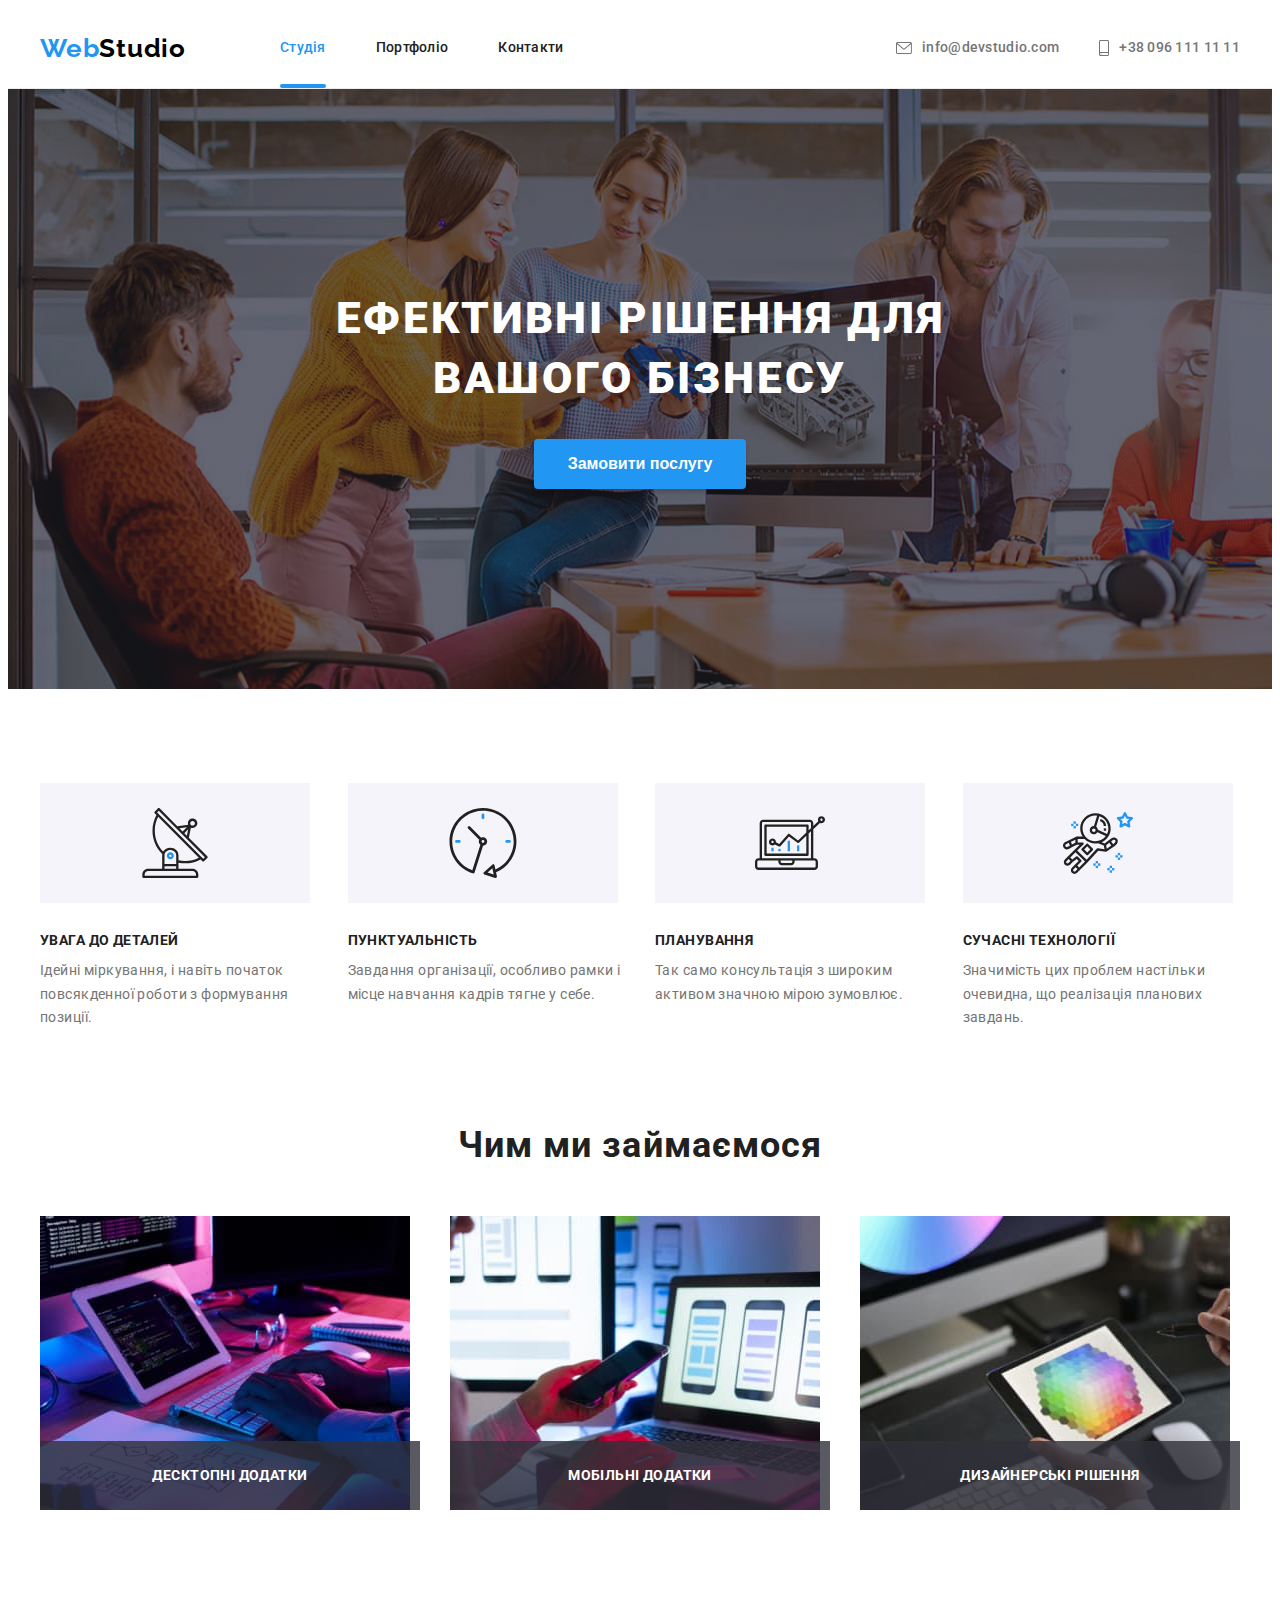
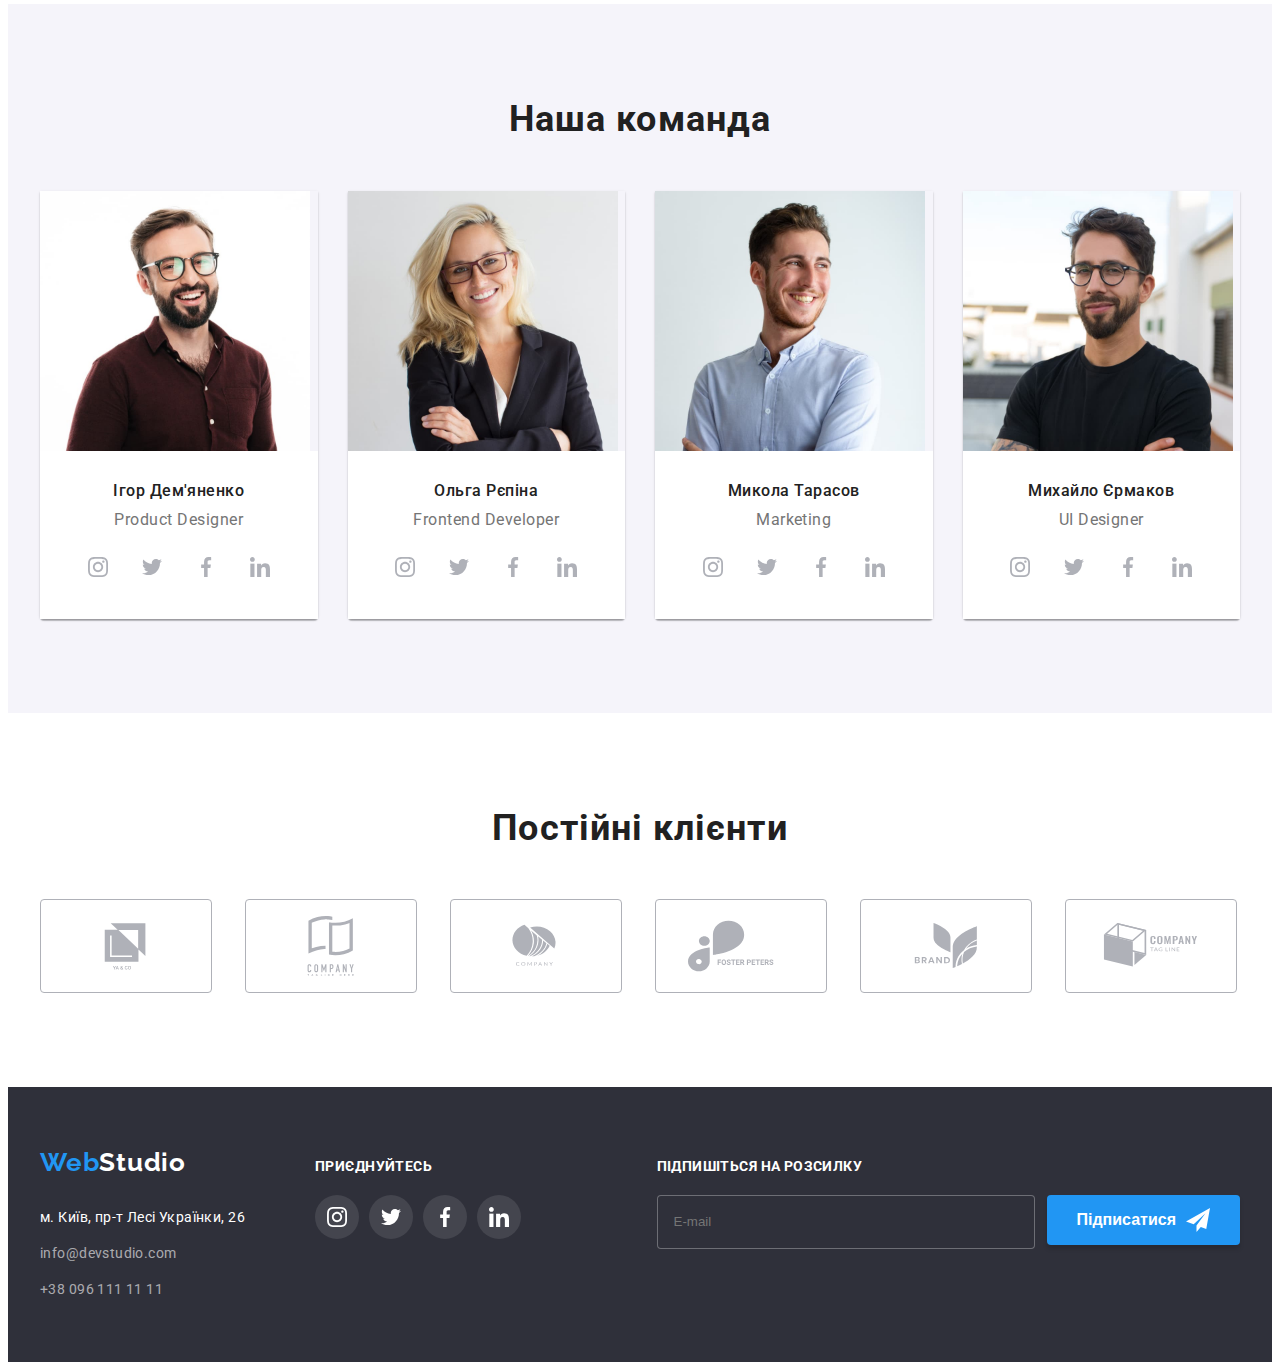
<file: index.html>
<!DOCTYPE html>
<html lang="uk">
  <head>
    <meta charset="UTF-8" />
    <meta http-equiv="X-UA-Compatible" content="IE=edge" />
    <meta name="viewport" content="width=device-width, initial-scale=1.0" />
    <title>WebStudio</title>
    <link
      rel="stylesheet"
      href="https://cdnjs.cloudflare.com/ajax/libs/modern-normalize/1.1.0/modern-normalize.min.css"
      integrity="sha512-wpPYUAdjBVSE4KJnH1VR1HeZfpl1ub8YT/NKx4PuQ5NmX2tKuGu6U/JRp5y+Y8XG2tV+wKQpNHVUX03MfMFn9Q=="
      crossorigin="anonymous"
      referrerpolicy="no-referrer"
    />
    <link rel="preconnect" href="https://fonts.googleapis.com" />
    <link rel="preconnect" href="https://fonts.gstatic.com" crossorigin />
    <link
      href="https://fonts.googleapis.com/css2?family=Raleway:wght@700&family=Roboto:wght@400;500;700;900&display=swap"
      rel="stylesheet"
    />
    <link rel="stylesheet" href="./css/style.css" />
  </head>
  <body>
    <header class="header">
      <div class="container header-container">
        <nav class="navigation">
          <a class="logo-header logo link" href="./index.html"
            ><span>Web</span>Studio</a
          >
          <ul class="nav-list list">
            <li class="nav-list-item">
              <a class="nav-list-link link active-page" href="./index.html"
                >Студія</a
              >
            </li>
            <li class="nav-list-item">
              <a class="nav-list-link link" href="./portfolio.html"
                >Портфоліо</a
              >
            </li>
            <li class="nav-list-item">
              <a class="nav-list-link link" href="">Контакти</a>
            </li>
          </ul>
        </nav>
        <ul class="header-contacts-list list">
          <li class="header-contscts-item list">
            <a
              class="mail header-contacts-link link"
              href="mailto:info@devstudio.com"
            >
              <svg class="header-contacts-icon" height="12" width="16">
                <use href="./images/icons.svg#icon-email"></use>
              </svg>
              info@devstudio.com
            </a>
          </li>
          <li class="header-contscts-item list">
            <a class="phone header-contacts-link link" href="tel:+380961111111">
              <svg class="header-contacts-icon" height="16" width="10">
                <use href="./images/icons.svg#icon-phone"></use>
              </svg>
              +38 096 111 11 11</a
            >
          </li>
        </ul>
      </div>
    </header>

    <main>
      <section class="hero">
        <div class="container">
          <h1 class="main-title">Ефективні рішення для вашого бізнесу</h1>
          <button class="primary-btn hero-btn" type="button" data-modal-open>Замовити послугу</button>
        </div>
      </section>

      <section class="section prop">
        <div class="container">
          <h2 hidden>Переваги</h2>
          <ul class="prop-list list">
            <li class="prop-list-item">
              <div class="prop-icon-wrap">
                <svg class="prop-icon">
                  <use href="./images/icons.svg#icon-antenna"></use>
                </svg>
              </div>
              <h3 class="prop-title">УВАГА ДО ДЕТАЛЕЙ</h3>
              <p class="prop-description">
                Ідейні міркування, і навіть початок повсякденної роботи з
                формування позиції.
              </p>
            </li>
            <li class="prop-list-item">
              <div class="prop-icon-wrap">
                <svg class="prop-icon">
                  <use href="./images/icons.svg#icon-clock"></use>
                </svg>
              </div>
              <h3 class="prop-title">ПУНКТУАЛЬНІСТЬ</h3>
              <p class="prop-description">
                Завдання організації, особливо рамки і місце навчання кадрів
                тягне у себе.
              </p>
            </li>
            <li class="prop-list-item">
              <div class="prop-icon-wrap">
                <svg class="prop-icon">
                  <use href="./images/icons.svg#icon-diagram"></use>
                </svg>
              </div>
              <h3 class="prop-title">ПЛАНУВАННЯ</h3>
              <p class="prop-description">
                Так само консультація з широким активом значною мірою зумовлює.
              </p>
            </li>
            <li class="prop-list-item">
              <div class="prop-icon-wrap">
                <svg class="prop-icon">
                  <use href="./images/icons.svg#icon-astronaut"></use>
                </svg>
              </div>
              <h3 class="prop-title">СУЧАСНІ ТЕХНОЛОГІЇ</h3>
              <p class="prop-description">
                Значимість цих проблем настільки очевидна, що реалізація
                планових завдань.
              </p>
            </li>
          </ul>
        </div>
      </section>

      <section class="section about">
        <div class="container section-container">
          <h2 class="second-title">Чим ми займаємося</h2>
          <ul class="about-list list">
            <li class="about-list-item">
              <div class="about-wrapper">
                <img
                  src="./images/do1.jpg"
                  alt="Десктопні додатки"
                  width="370"
                />
                <div class="about-title-wrapper">Десктопні додатки</div>
              </div>
            </li>
            <li class="about-list-item">
              <div class="about-wrapper">
                <img
                  src="./images/do2.jpg"
                  alt="Мобільні додатки"
                  width="370"
                />
                <div class="about-title-wrapper">Мобільні додатки</div>
              </div>
            </li>
            <li class="about-list-item">
              <div class="about-wrapper">
                <img
                  src="./images/do3.jpg"
                  alt="Дизайнерські рішення"
                  width="370"
                />
                <div class="about-title-wrapper">Дизайнерські рішення</div>
              </div>
            </li>
          </ul>
        </div>
      </section>

      <section class="section team">
        <div class="container section-container">
          <h2 class="second-title">Наша команда</h2>
          <ul class="team-list list">
            <li class="team-list-item">
              <img src="./images/team1.jpg" alt="Ігор Дем'яненко" width="270" />
              <div class="team-content-wrapper">
                <h3 class="team-title title">Ігор Дем'яненко</h3>
                <p class="team-description">Product Designer</p>
                <ul class="social-icon-list list">
                  <li class="social-icon-item">
                    <a
                      class="social-icon-link instagram-icon-link link"
                      href=""
                    >
                      <svg class="social-icon instagram-icon">
                        <use href="./images/icons.svg#icon-instagram"></use>
                      </svg>
                    </a>
                  </li>
                  <li class="social-icon-item">
                    <a class="social-icon-link twitter-icon-link link" href="">
                      <svg class="social-icon twitter-icon">
                        <use href="./images/icons.svg#icon-twitter"></use>
                      </svg>
                    </a>
                  </li>
                  <li class="social-icon-item">
                    <a class="social-icon-link facebook-icon-link link" href="">
                      <svg class="social-icon facebook-icon">
                        <use href="./images/icons.svg#icon-facebook"></use>
                      </svg>
                    </a>
                  </li>
                  <li class="social-icon-item">
                    <a class="social-icon-link linkedin-icon-link link" href="">
                      <svg class="social-icon linkedin-icon">
                        <use href="./images/icons.svg#icon-linkedin"></use>
                      </svg>
                    </a>
                  </li>
                </ul>
              </div>
            </li>
            <li class="team-list-item">
              <img src="./images/team2.jpg" alt="Ольга Рєпіна" width="270" />
              <div class="team-content-wrapper">
                <h3 class="team-title title">Ольга Рєпіна</h3>
                <p class="team-description">Frontend Developer</p>
                <ul class="social-icon-list list">
                  <li class="social-icon-item">
                    <a
                      class="social-icon-link instagram-icon-link link"
                      href=""
                    >
                      <svg class="social-icon instagram-icon">
                        <use href="./images/icons.svg#icon-instagram"></use>
                      </svg>
                    </a>
                  </li>
                  <li class="social-icon-item">
                    <a class="social-icon-link twitter-icon-link link" href="">
                      <svg class="social-icon twitter-icon">
                        <use href="./images/icons.svg#icon-twitter"></use>
                      </svg>
                    </a>
                  </li>
                  <li class="social-icon-item">
                    <a class="social-icon-link facebook-icon-link link" href="">
                      <svg class="social-icon facebook-icon">
                        <use href="./images/icons.svg#icon-facebook"></use>
                      </svg>
                    </a>
                  </li>
                  <li class="social-icon-item">
                    <a class="social-icon-link linkedin-icon-link link" href="">
                      <svg class="social-icon linkedin-icon">
                        <use href="./images/icons.svg#icon-linkedin"></use>
                      </svg>
                    </a>
                  </li>
                </ul>
              </div>
            </li>
            <li class="team-list-item">
              <img src="./images/team3.jpg" alt="Микола Тарасов" width="270" />
              <div class="team-content-wrapper">
                <h3 class="team-title title">Микола Тарасов</h3>
                <p class="team-description">Marketing</p>
                <ul class="social-icon-list list">
                  <li class="social-icon-item">
                    <a
                      class="social-icon-link instagram-icon-link link"
                      href=""
                    >
                      <svg class="social-icon instagram-icon">
                        <use href="./images/icons.svg#icon-instagram"></use>
                      </svg>
                    </a>
                  </li>
                  <li class="social-icon-item">
                    <a class="social-icon-link twitter-icon-link link" href="">
                      <svg class="social-icon twitter-icon">
                        <use href="./images/icons.svg#icon-twitter"></use>
                      </svg>
                    </a>
                  </li>
                  <li class="social-icon-item">
                    <a class="social-icon-link facebook-icon-link link" href="">
                      <svg class="social-icon facebook-icon">
                        <use href="./images/icons.svg#icon-facebook"></use>
                      </svg>
                    </a>
                  </li>
                  <li class="social-icon-item">
                    <a class="social-icon-link linkedin-icon-link link" href="">
                      <svg class="social-icon linkedin-icon">
                        <use href="./images/icons.svg#icon-linkedin"></use>
                      </svg>
                    </a>
                  </li>
                </ul>
              </div>
            </li>
            <li class="team-list-item">
              <img src="./images/team4.jpg" alt="Михайло Єрмаков" width="270" />
              <div class="team-content-wrapper">
                <h3 class="team-title title">Михайло Єрмаков</h3>
                <p class="team-description">UI Designer</p>
                <ul class="social-icon-list list">
                  <li class="social-icon-item">
                    <a
                      class="social-icon-link instagram-icon-link link"
                      href=""
                    >
                      <svg class="social-icon instagram-icon">
                        <use href="./images/icons.svg#icon-instagram"></use>
                      </svg>
                    </a>
                  </li>
                  <li class="social-icon-item">
                    <a class="social-icon-link twitter-icon-link link" href="">
                      <svg class="social-icon twitter-icon">
                        <use href="./images/icons.svg#icon-twitter"></use>
                      </svg>
                    </a>
                  </li>
                  <li class="social-icon-item">
                    <a class="social-icon-link facebook-icon-link link" href="">
                      <svg class="social-icon facebook-icon">
                        <use href="./images/icons.svg#icon-facebook"></use>
                      </svg>
                    </a>
                  </li>
                  <li class="social-icon-item">
                    <a class="social-icon-link linkedin-icon-link link" href="">
                      <svg class="social-icon linkedin-icon">
                        <use href="./images/icons.svg#icon-linkedin"></use>
                      </svg>
                    </a>
                  </li>
                </ul>
              </div>
            </li>
          </ul>
        </div>
      </section>

      <section class="section clients">
        <div class="container">
          <h2 class="second-title">Постійні клієнти</h2>
          <ul class="clients-list list">
            <li class="clients-list-item">
              <a href="" class="clients-list-link link">
                <svg class="clients-icon">
                  <use href="./images/icons.svg#icon-client1"></use>
                </svg>
              </a>
            </li>
            <li class="clients-list-item">
              <a href="" class="clients-list-link link">
                <svg class="clients-icon">
                  <use href="./images/icons.svg#icon-client2"></use>
                </svg>
              </a>
            </li>
            <li class="clients-list-item">
              <a href="" class="clients-list-link link">
                <svg class="clients-icon">
                  <use href="./images/icons.svg#icon-client3"></use>
                </svg>
              </a>
            </li>
            <li class="clients-list-item">
              <a href="" class="clients-list-link link">
                <svg class="clients-icon">
                  <use href="./images/icons.svg#icon-client4"></use>
                </svg>
              </a>
            </li>
            <li class="clients-list-item">
              <a href="" class="clients-list-link link">
                <svg class="clients-icon">
                  <use href="./images/icons.svg#icon-client5"></use>
                </svg>
              </a>
            </li>
            <li class="clients-list-item">
              <a href="" class="clients-list-link link">
                <svg class="clients-icon">
                  <use href="./images/icons.svg#icon-client6"></use>
                </svg>
              </a>
            </li>
          </ul>
        </div>
      </section>
    </main>

    <footer class="footer">
      <div class="container footer-container">
        <div class="contacts-footer">
          <a class="logo-footer logo link" href="./index.html"
            ><span>Web</span>Studio</a
          >
          <address class="address">
            м. Київ, пр-т Лесі Українки, 26
            <a
              class="footer-contacts-link link"
              href="mailto:info@devstudio.com"
              >info@devstudio.com</a
            >
            <a class="footer-contacts-link link" href="tel:+380961111111"
              >+38 096 111 11 11</a
            >
          </address>
        </div>
        <div class="social-footer">
          <p class="social-footer-title">приєднуйтесь</p>
          <ul class="social-footer-list list">
            <li class="social-footer-item social-icon-item">
              <a class="social-footer-link social-icon-link link" href="">
                <svg class="social-footer-icon instagram-icon">
                  <use href="./images/icons.svg#icon-instagram"></use>
                </svg>
              </a>
            </li>
            <li class="social-footer-item social-icon-item">
              <a class="social-footer-link social-icon-link link" href="">
                <svg class="social-footer-icon twitter-icon">
                  <use href="./images/icons.svg#icon-twitter"></use>
                </svg>
              </a>
            </li>
            <li class="social-footer-item social-icon-item">
              <a class="social-footer-link social-icon-link link" href="">
                <svg class="social-footer-icon facebook-icon">
                  <use href="./images/icons.svg#icon-facebook"></use>
                </svg>
              </a>
            </li>
            <li class="social-footer-item social-icon-item">
              <a class="social-footer-link social-icon-link link" href="">
                <svg class="social-footer-icon linkedin-icon">
                  <use href="./images/icons.svg#icon-linkedin"></use>
                </svg>
              </a>
            </li>
          </ul>
        </div>
        <form class="join">
          <p class="join-title">Підпишіться на розсилку</p>
          <div class="join-thumb">
            <input type="email" name="email" class="join-input" placeholder="E-mail" required/>    
            <button type="submit" class="primary-btn join-btn">
              Підписатися
              <svg class="send-icon">
                <use href="./images/icons.svg#icon-send" width="24" height="24"></use>
              </svg>
            </button>
          </div>
        </form>
      </div>
    </footer>

    <div class="backdrop is-hidden" data-modal>
      <div class="modal">
        <button type="button" class="modal-close-btn" data-modal-close>
          <svg class="close-icon" width="11" height="11">
            <use href="./images/icons.svg#icon-close"></use>
          </svg>
        </button>

        <form class="person-form">
          <p class="person-form-title">Залиште свої дані, ми вам передзвонимо</p>
          
          <label for="form-name" class="person-form-label"><span class="person-label-text">Ім'я</span></label>
            <div class="person-form-input-wrapper">
              <input type="text" name="name" class="person-form-input" id="form-name" required>
              <svg class="form-input-icon" width="13" height="13">
                <use href="./images/icons.svg#icon-person"></use>
              </svg>          
            </div>       
         
          <label for="form-phone"><span class="person-label-text">Телефон</span></label>
          <div class="person-form-input-wrapper">
            <input type="tel" name="phone" class="person-form-input" id="form-phone" required>
            <svg class="form-input-icon" width="14" height="14">
              <use href="./images/icons.svg#icon-phone_form"></use>
            </svg>
          </div>  
          
          <label for="form-email"><span class="person-label-text">Пошта</span></label>           
            <div class="person-form-input-wrapper">
              <input type="email" name="email" class="person-form-input" id="form-email" required>
              <svg class="form-input-icon" width="16" height="15">
                <use href="./images/icons.svg#icon-email-form"></use>
              </svg>
            </div> 
          
          <label for="form-message"><span class="person-label-text">Коментар</span></label>           
          <textarea 
            name="message" 
            placeholder="Введіть текст" 
            class="person-form-message" 
            id="form-message"
          >
          </textarea>
          
          <div class="person-checkbox-wrapper">
            <input type="checkbox" name="accept" id="person-checkbox" class="person-form-checkbox visual-hidden" required>
            <label class="person-checkbox-label" for="person-checkbox">
              <span class="person-checkbox-label-text">
                Погоджуюся з розсилкою та приймаю  <a href="">Умови договору</a>
              </span>
            </label>
          </div>         
          <button type="submit" class="primary-btn person-form-btn">Відправити</button>
        </form>

      </div>
    </div>

    <script src="./js/modal.js"></script>

  </body>
</html>
</file>
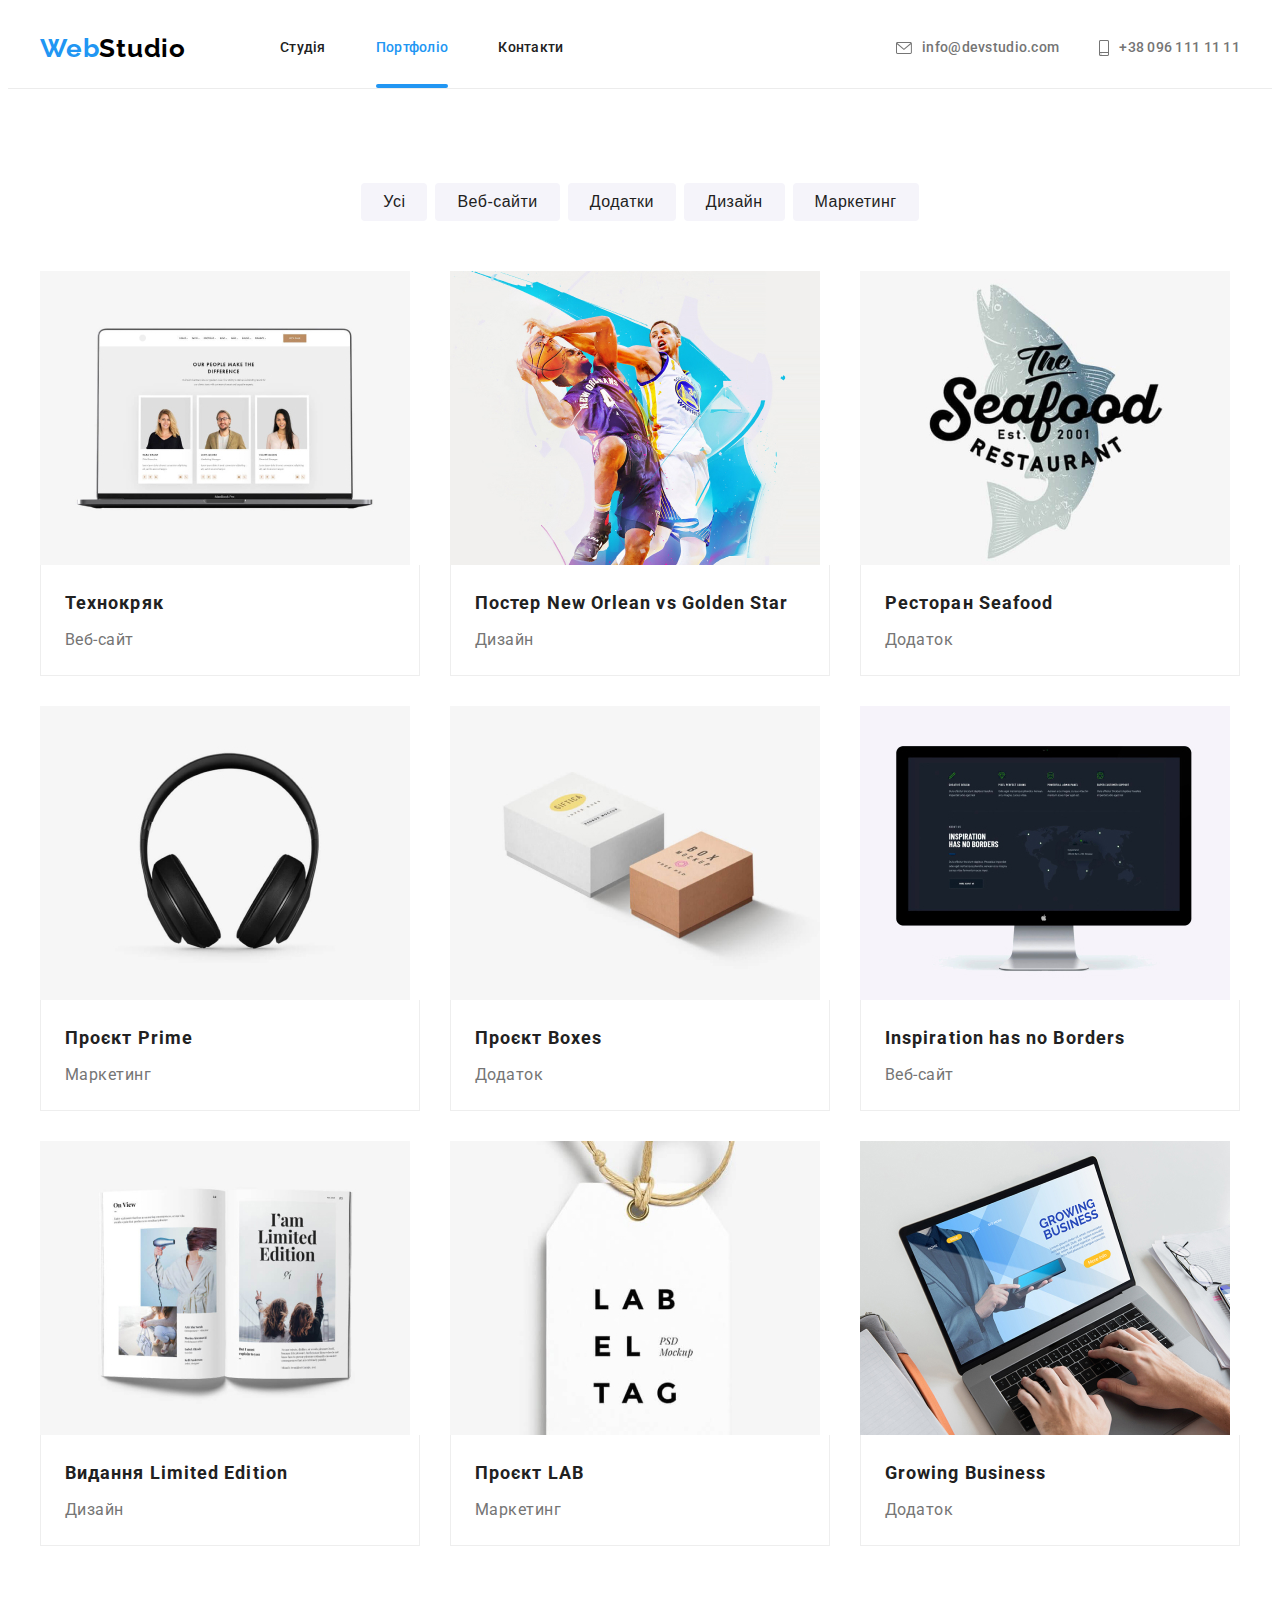
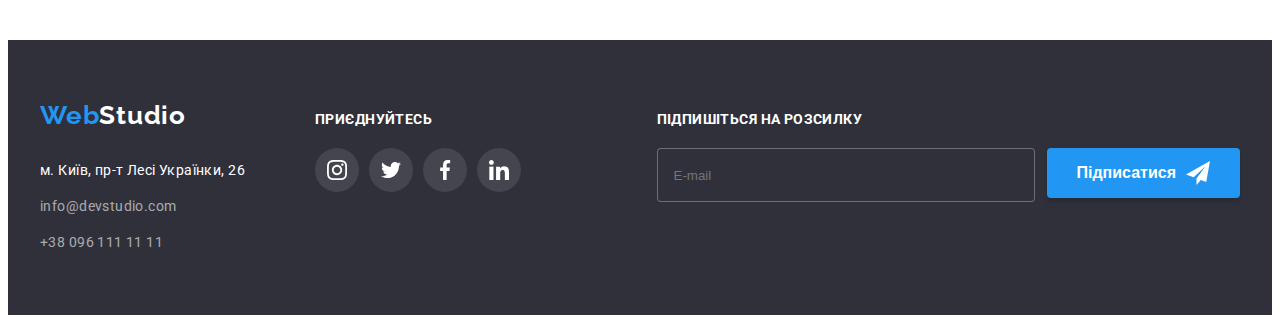
<file: portfolio.html>
<!DOCTYPE html>
<html lang="uk">
  <head>
    <meta charset="UTF-8" />
    <meta http-equiv="X-UA-Compatible" content="IE=edge" />
    <meta name="viewport" content="width=device-width, initial-scale=1.0" />
    <title>WebStudio</title>
    <link
      rel="stylesheet"
      href="https://cdnjs.cloudflare.com/ajax/libs/modern-normalize/1.1.0/modern-normalize.min.css"
      integrity="sha512-wpPYUAdjBVSE4KJnH1VR1HeZfpl1ub8YT/NKx4PuQ5NmX2tKuGu6U/JRp5y+Y8XG2tV+wKQpNHVUX03MfMFn9Q=="
      crossorigin="anonymous"
      referrerpolicy="no-referrer"
    />
    <link rel="preconnect" href="https://fonts.googleapis.com" />
    <link rel="preconnect" href="https://fonts.gstatic.com" crossorigin />
    <link
      href="https://fonts.googleapis.com/css2?family=Raleway:wght@700&family=Roboto:wght@400;500;700;900&display=swap"
      rel="stylesheet"
    />
    <link rel="stylesheet" href="./css/style.css" />
  </head>
  <body>
    <header class="header">
      <div class="container header-container">
        <nav class="navigation">
          <a class="logo-header logo link" href="./index.html"
            ><span>Web</span>Studio</a
          >
          <ul class="nav-list list">
            <li class="nav-list-item">
              <a class="nav-list-link link" href="./index.html">Студія</a>
            </li>
            <li class="nav-list-item">
              <a class="nav-list-link link active-page" href="./portfolio.html"
                >Портфоліо</a
              >
            </li>
            <li class="nav-list-item">
              <a class="nav-list-link link" href="">Контакти</a>
            </li>
          </ul>
        </nav>
        <ul class="header-contacts-list list">
          <li class="header-contscts-item list">
            <a
              class="mail header-contacts-link link"
              href="mailto:info@devstudio.com"
            >
              <svg class="header-contacts-icon" height="12" width="16">
                <use
                  class="contacts-icon"
                  href="./images/icons.svg#icon-email"
                ></use>
              </svg>
              info@devstudio.com
            </a>
          </li>
          <li class="header-contscts-item list">
            <a class="phone header-contacts-link link" href="tel:+380961111111">
              <svg class="header-contacts-icon" height="16" width="10">
                <use
                  class="contacts-icon"
                  href="./images/icons.svg#icon-phone"
                ></use>
              </svg>
              +38 096 111 11 11</a
            >
          </li>
        </ul>
      </div>
    </header>

    <main class="portfolio">
      <section class="section">
        <div class="container">
          <h1 hidden>Портфоліо</h1>
          <h2 hidden>Портфоліо за типами</h2>

          <ul class="filters-list list">
            <li class="filters-list-item">
              <button class="filter-btn" type="button">Усі</button>
            </li>
            <li class="filters-list-item">
              <button class="filter-btn" type="button">Веб-сайти</button>
            </li>
            <li class="filters-list-item">
              <button class="filter-btn" type="button">Додатки</button>
            </li>
            <li class="filters-list-item">
              <button class="filter-btn" type="button">Дизайн</button>
            </li>
            <li class="filters-list-item">
              <button class="filter-btn" type="button">Маркетинг</button>
            </li>
          </ul>

          <ul class="portfolio-list list">
            <li class="portfolio-item">
              <a class="portfolio-link link" href="">
                <div class="portfolio-thumb">
                  <img
                    src="./images/portfolio1.jpg"
                    alt="Технокряк"
                    width="370"
                  />
                  <div class="portfolio-overlay">
                    Ресурс пропонує комплексні пропозиції з різним рівнем
                    функціоналу та сервісів. Все це дозволить відвідувачу
                    отримати вичерпні відомості про компанію чи приватну особу.
                  </div>
                </div>
                <div class="portfolio-content-wrapper">
                  <h3 class="portfolio-title">Технокряк</h3>
                  <p class="portfolio-type">Веб-сайт</p>
                </div>
              </a>
            </li>
            <li class="portfolio-item">
              <a class="portfolio-link link" href="">
                <div class="portfolio-thumb">
                  <img
                    src="./images/portfolio2.jpg"
                    alt="Постер New Orlean vs Golden Star"
                    width="370"
                  />
                  <div class="portfolio-overlay">
                    Ресурс пропонує комплексні пропозиції з різним рівнем
                    функціоналу та сервісів. Все це дозволить відвідувачу
                    отримати вичерпні відомості про компанію чи приватну особу.
                  </div>
                </div>
                <div class="portfolio-content-wrapper">
                  <h3 class="portfolio-title">
                    Постер New Orlean vs Golden Star
                  </h3>
                  <p class="portfolio-type">Дизайн</p>
                </div>
              </a>
            </li>
            <li class="portfolio-item">
              <a class="portfolio-link link" href="">
                <div class="portfolio-thumb">
                  <img
                    src="./images/portfolio3.jpg"
                    alt="Ресторан Seafood"
                    width="370"
                  />
                  <div class="portfolio-overlay">
                    Ресурс пропонує комплексні пропозиції з різним рівнем
                    функціоналу та сервісів. Все це дозволить відвідувачу
                    отримати вичерпні відомості про компанію чи приватну особу.
                  </div>
                </div>
                <div class="portfolio-content-wrapper">
                  <h3 class="portfolio-title">Ресторан Seafood</h3>
                  <p class="portfolio-type">Додаток</p>
                </div>
              </a>
            </li>
            <li class="portfolio-item">
              <a class="portfolio-link link" href="">
                <div class="portfolio-thumb">
                  <img
                    src="./images/portfolio4.jpg"
                    alt="Проєкт Prime"
                    width="370"
                  />
                  <div class="portfolio-overlay">
                    Ресурс пропонує комплексні пропозиції з різним рівнем
                    функціоналу та сервісів. Все це дозволить відвідувачу
                    отримати вичерпні відомості про компанію чи приватну особу.
                  </div>
                </div>
                <div class="portfolio-content-wrapper">
                  <h3 class="portfolio-title">Проєкт Prime</h3>
                  <p class="portfolio-type">Маркетинг</p>
                </div>
              </a>
            </li>
            <li class="portfolio-item">
              <a class="portfolio-link link" href="">
                <div class="portfolio-thumb">
                  <img
                    src="./images/portfolio5.jpg"
                    alt="Проєкт Boxes"
                    width="370"
                  />
                  <div class="portfolio-overlay">
                    Ресурс пропонує комплексні пропозиції з різним рівнем
                    функціоналу та сервісів. Все це дозволить відвідувачу
                    отримати вичерпні відомості про компанію чи приватну особу.
                  </div>
                </div>
                <div class="portfolio-content-wrapper">
                  <h3 class="portfolio-title">Проєкт Boxes</h3>
                  <p class="portfolio-type">Додаток</p>
                </div>
              </a>
            </li>
            <li class="portfolio-item">
              <a class="portfolio-link link" href="">
                <div class="portfolio-thumb">
                  <img
                    src="./images/portfolio6.jpg"
                    alt="Inspiration has no Borders"
                    width="370"
                  />
                  <div class="portfolio-overlay">
                    Ресурс пропонує комплексні пропозиції з різним рівнем
                    функціоналу та сервісів. Все це дозволить відвідувачу
                    отримати вичерпні відомості про компанію чи приватну особу.
                  </div>
                </div>
                <div class="portfolio-content-wrapper">
                  <h3 class="portfolio-title">Inspiration has no Borders</h3>
                  <p class="portfolio-type">Веб-сайт</p>
                </div>
              </a>
            </li>
            <li class="portfolio-item">
              <a class="portfolio-link link" href="">
                <div class="portfolio-thumb">
                  <img
                    src="./images/portfolio7.jpg"
                    alt="Видання Limited Edition"
                    width="370"
                  />
                  <div class="portfolio-overlay">
                    Ресурс пропонує комплексні пропозиції з різним рівнем
                    функціоналу та сервісів. Все це дозволить відвідувачу
                    отримати вичерпні відомості про компанію чи приватну особу.
                  </div>
                </div>
                <div class="portfolio-content-wrapper">
                  <h3 class="portfolio-title">Видання Limited Edition</h3>
                  <p class="portfolio-type">Дизайн</p>
                </div>
              </a>
            </li>
            <li class="portfolio-item">
              <a class="portfolio-link link" href="">
                <div class="portfolio-thumb">
                  <img
                    src="./images/portfolio8.jpg"
                    alt="Проєкт LAB"
                    width="370"
                  />
                  <div class="portfolio-overlay">
                    Ресурс пропонує комплексні пропозиції з різним рівнем
                    функціоналу та сервісів. Все це дозволить відвідувачу
                    отримати вичерпні відомості про компанію чи приватну особу.
                  </div>
                </div>
                <div class="portfolio-content-wrapper">
                  <h3 class="portfolio-title">Проєкт LAB</h3>
                  <p class="portfolio-type">Маркетинг</p>
                </div>
              </a>
            </li>
            <li class="portfolio-item">
              <a class="portfolio-link link" href="">
                <div class="portfolio-thumb">
                  <img
                    src="./images/portfolio9.jpg"
                    alt="Growing Business"
                    width="370"
                  />
                  <div class="portfolio-overlay">
                    Ресурс пропонує комплексні пропозиції з різним рівнем
                    функціоналу та сервісів. Все це дозволить відвідувачу
                    отримати вичерпні відомості про компанію чи приватну особу.
                  </div>
                </div>
                <div class="portfolio-content-wrapper">
                  <h3 class="portfolio-title">Growing Business</h3>
                  <p class="portfolio-type">Додаток</p>
                </div>
              </a>
            </li>
          </ul>
        </div>
      </section>
    </main>

    <footer class="footer">
      <div class="container footer-container">
        <div class="contacts-footer">
          <a class="logo-footer logo link" href="./index.html"
            ><span>Web</span>Studio</a
          >
          <address class="address">
            м. Київ, пр-т Лесі Українки, 26
            <a
              class="footer-contacts-link link"
              href="mailto:info@devstudio.com"
              >info@devstudio.com</a
            >
            <a class="footer-contacts-link link" href="tel:+380961111111"
              >+38 096 111 11 11</a
            >
          </address>
        </div>
        <div class="social-footer">
          <h2 hidden>Приєднуйтесь в соц.мережах</h2>
          <h3 class="social-footer-title">приєднуйтесь</h3>
          <ul class="social-footer-list list">
            <li class="social-footer-item social-icon-item">
              <a class="social-footer-link social-icon-link link" href="">
                <svg class="social-footer-icon instagram-icon">
                  <use href="./images/icons.svg#icon-instagram"></use>
                </svg>
              </a>
            </li>
            <li class="social-footer-item social-icon-item">
              <a class="social-footer-link social-icon-link link" href="">
                <svg class="social-footer-icon twitter-icon">
                  <use href="./images/icons.svg#icon-twitter"></use>
                </svg>
              </a>
            </li>
            <li class="social-footer-item social-icon-item">
              <a class="social-footer-link social-icon-link link" href="">
                <svg class="social-footer-icon facebook-icon">
                  <use href="./images/icons.svg#icon-facebook"></use>
                </svg>
              </a>
            </li>
            <li class="social-footer-item social-icon-item">
              <a class="social-footer-link social-icon-link link" href="">
                <svg class="social-footer-icon linkedin-icon">
                  <use href="./images/icons.svg#icon-linkedin"></use>
                </svg>
              </a>
            </li>
          </ul>
        </div>
        <form class="join">
          <p class="join-title">Підпишіться на розсилку</p>
          <div class="join-thumb">
            <input type="email" name="email" class="join-input" placeholder="E-mail" required/>    
            <button type="submit" class="primary-btn join-btn">
              Підписатися
              <svg class="send-icon">
                <use href="./images/icons.svg#icon-send" width="24" height="24"></use>
              </svg>                      
            </button>
          </div>
        </form>
      </div>
    </footer>
  </body>
</html>
</file>
<file: css/style.css>
:root {
  --primary-font-family: "Roboto", sans-serif;
  --secondary-font-family: "Raleway", sans-serif;
  --primary-text-color: #757575;
  --secondary-text-color: #212121;
  --white-color: #ffffff;
  --primary-lite-color: #f5f4fa;
  --secondary-lite-color: #f5f5f5;
  --third-lite-color: rgba(255, 255, 255, 0.6);
  --primary-dark-color: #000000;
  --secondary-dark-color: #2f303a;
  --primary-decor-color: #2196f3;
  --secondary-decor-color: #188ce8;
  --primary-border-color: #ececec;
  --secondary-border-color: #eeeeee;
}

body {
  background-color: var(--white-color);
  font-family: var(--primary-font-family);
  color: var(--primary-text-color);
}

h1,
h2,
h3,
h4,
h5,
h6,
p {
  margin-top: 0;
  margin-bottom: 0;
}

ul,
ol {
  margin-top: 0;
  margin-bottom: 0;
  padding-left: 0;
}

img {
  display: block;
}

.link {
  text-decoration: none;
}

.list {
  list-style: none;
}

.section {
  padding-top: 94px;
  padding-bottom: 94px;
}

.container {
  width: 1200px;
  padding-left: 15px;
  padding-right: 15px;
  margin-left: auto;
  margin-right: auto;
}

.second-title {
  font-weight: 700;
  font-size: 36px;
  line-height: 1.17;
  letter-spacing: 0.03em;
  margin-bottom: 50px;
  text-align: center;
  color: var(--secondary-text-color);
}

.primary-btn {
  height: 50px;
  padding-left: 32px;
  padding-right: 32px;
  font-weight: 700;
  font-size: 16px;
  line-height: 1.88;
  cursor: pointer;
  border-color: transparent;
  border-radius: 4px;
  box-shadow: 0px 4px 4px rgba(0, 0, 0, 0.15);
  background-color: var(--primary-decor-color);
  color: var(--white-color);
  transition: background-color 250ms cubic-bezier(0.4, 0, 0.2, 1); 
}

.primary-btn:hover,
.primary-btn:focus {
  outline: none;
  background-color: var(--secondary-decor-color);
}

.header {
  border-bottom: 1px solid var(--primary-border-color);
}

.header-container {
  display: flex;
  align-items: center;
}

.logo {
  display: block;
  font-family: var(--secondary-font-family);
  font-weight: 700;
  font-size: 26px;
  line-height: 1.19;
  letter-spacing: 0.03em;
  color: var(--primary-dark-color);
}

.logo-header {
  margin-right: 94px;
}

.logo-footer {
  color: var(--white-color);
  margin-bottom: 28px;
}

.logo > span {
  color: var(--primary-decor-color);
}

.navigation {
  display: flex;
  align-items: center;
}

.nav-list {
  display: flex;
}

.nav-list-link {
  display: block;
  font-weight: 500;
  font-size: 14px;
  line-height: 1.14;
  letter-spacing: 0.02em;
  padding-top: 32px;
  padding-bottom: 32px;
  color: var(--secondary-text-color);
  transition: color 250ms cubic-bezier(0.4, 0, 0.2, 1);
}

.nav-list-item:not(:last-child) {
  margin-right: 50px;
}

.nav-list-link:hover,
.nav-list-link:focus {
  color: var(--primary-decor-color);
}

.active-page {
  position: relative;
  color: var(--primary-decor-color);
}

.active-page::after {
  position: absolute;
  bottom: 0;
  display: block;
  content: "";
  width: 100%;
  height: 4px;
  background: var(--primary-decor-color);
  border-radius: 2px;
}

.header-contacts-list {
  display: flex;
  margin-left: auto;
}

.header-contscts-item:not(:last-child) {
  margin-right: 40px;
}

.header-contacts-link {
  display: flex;
  align-items: center;
  font-weight: 500;
  font-size: 14px;
  line-height: 1.14;
  letter-spacing: 0.02em;
  color: var(--primary-text-color);
  transition: color 250ms cubic-bezier(0.4, 0, 0.2, 1);
}

.header-contacts-icon {
  margin-right: 10px;
  fill: var(--primary-text-color);
  transition: fill 250ms cubic-bezier(0.4, 0, 0.2, 1);
}

.header-contacts-link:hover,
.header-contacts-link:focus {
  color: var(--primary-decor-color);
}

.header-contacts-link:hover .header-contacts-icon,
.header-contacts-link:focus .header-contacts-icon {
  fill: var(--primary-decor-color);
}

.hero {
  background-image: linear-gradient(
      rgba(47, 48, 58, 0.4),
      rgba(47, 48, 58, 0.4)
    ),
    url(../images/hero.jpg);
  background-size: cover;
  background-color: var(--secondary-dark-color);
  max-width: 1600px;
  padding-top: 200px;
  padding-bottom: 200px;
  margin-left: auto;
  margin-right: auto;
}

.main-title {
  font-weight: 900;
  font-size: 44px;
  line-height: 1.36;
  letter-spacing: 0.06em;
  text-transform: uppercase;
  max-width: 696px;
  margin-bottom: 30px;
  text-align: center;
  margin-left: auto;
  margin-right: auto;
  color: var(--white-color);
}

.hero-btn {
  display: block;
  margin-left: auto;
  margin-right: auto;
}

.prop-list {
  display: flex;
  flex-wrap: wrap;
  margin-left: -30px;
}

.prop-list-item {
  flex-basis: calc((100% - 120px) / 4);
  margin-left: 30px;
}

.prop-icon-wrap {
  display: flex;
  justify-content: center;
  align-items: center;
  width: 270px;
  height: 120px;
  background-color: #f5f4fa;
  margin-bottom: 30px;
}

.prop-icon {
  height: 70px;
  width: 70px;
}

.prop-title {
  font-weight: 700;
  font-size: 14px;
  line-height: 1.14;
  letter-spacing: 0.03em;
  text-transform: uppercase;
  margin-bottom: 10px;
  color: var(--secondary-text-color);
}

.prop-description {
  font-size: 14px;
  line-height: 1.71;
  letter-spacing: 0.03em;
}

.about {
  padding-top: 0;
}

.about-list {
  display: flex;
  flex-wrap: wrap;
  margin-left: -30px;
  margin-top: -30px;
}

.about-list-item {
  flex-basis: calc((100% - 90px) / 3);
  margin-left: 30px;
  margin-top: 30px;
}

.about-wrapper {
  position: relative;
}

.about-title-wrapper {
  position: absolute;
  bottom: 0;
  width: 100%;
  padding-top: 27px;
  padding-bottom: 27px;
  font-weight: 700;
  font-size: 14px;
  line-height: 1.14;
  text-align: center;
  text-transform: uppercase;
  letter-spacing: 0.03em;
  color: var(--white-color);
  background: rgba(47, 48, 58, 0.8);
}

.team {
  background-color: var(--primary-lite-color);
}

.team-list {
  display: flex;
  flex-wrap: wrap;
  margin-left: -30px;
  margin-top: -30px;
}

.team-list-item {
  flex-basis: calc((100% - 120px) / 4);
  margin-left: 30px;
  margin-top: 30px;
  box-shadow: 0px 1px 3px rgba(0, 0, 0, 0.12), 0px 1px 1px rgba(0, 0, 0, 0.14),
    0px 2px 1px rgba(0, 0, 0, 0.2);
  border-radius: 0px 0px 4px 4px;
}

.team-content-wrapper {
  padding-top: 30px;
  padding-bottom: 30px;
  text-align: center;
  background: var(--white-color);
}

.team-title {
  font-weight: 500;
  font-size: 16px;
  line-height: 1.19;
  letter-spacing: 0.03em;
  margin-bottom: 10px;
  color: var(--secondary-text-color);
}

.team-description {
  font-size: 16px;
  line-height: 1.19;
  letter-spacing: 0.03em;
  margin-bottom: 16px;
}

.social-icon-list {
  display: flex;
  justify-content: center;
}

.social-icon-item:not(:last-child) {
  margin-right: 10px;
}

.social-icon-link {
  display: flex;
  align-items: center;
  justify-content: center;
  width: 44px;
  height: 44px;
  border-radius: 50%;
  transition: background-color 250ms cubic-bezier(0.4, 0, 0.2, 1);
}

.social-icon-link:hover,
.social-icon-link:focus {
  background-color: var(--primary-decor-color);
}

.social-icon {
  fill: #afb1b8;
  transition: fill 250ms cubic-bezier(0.4, 0, 0.2, 1);
}

.social-icon-link:hover .social-icon,
.social-icon-link:focus .social-icon {
  fill: var(--white-color);
}

.twitter-icon {
  width: 44px;
  height: 44px;
}

.instagram-icon,
.facebook-icon,
.linkedin-icon {
  width: 20px;
  height: 20px;
}

.clients-list {
  display: flex;
  margin-left: -30px;
  margin-top: -30px;
}

.clients-list-item {
  flex-basis: calc((100% - 180px) / 6);
  margin-left: 30px;
  margin-top: 30px;
}

.clients-list-link {
  display: flex;
  align-items: center;
  justify-content: center;
  height: 92px;
  width: 170px;
  border: 1px solid #afb1b8;
  border-radius: 4px;
  transition: border-color 250ms cubic-bezier(0.4, 0, 0.2, 1);
}

.clients-icon {
  height: 60px;
  width: 106px;
  fill: #afb1b8;
  transition: fill 250ms cubic-bezier(0.4, 0, 0.2, 1);
}

.clients-list-link:hover,
.clients-list-link:focus {
  border-color: #2196f3;
}

.clients-list-link:hover .clients-icon,
.clients-list-link:focus .clients-icon {
  fill: #2196f3;
}

.filters-list {
  display: flex;
  justify-content: center;
  margin-bottom: 50px;
}

.filters-list-item:not(:last-child) {
  margin-right: 8px;
}

.filter-btn {
  border: none;
  cursor: pointer;
  font-weight: 500;
  font-size: 16px;
  line-height: 1.63;
  text-align: center;
  letter-spacing: 0.03em;
  padding: 6px 22px;
  border-radius: 4px;
  color: var(--secondary-text-color);
  background-color: var(--primary-lite-color);
  transition: background-color 250ms cubic-bezier(0.4, 0, 0.2, 1), 
    color 250ms cubic-bezier(0.4, 0, 0.2, 1),
    box-shadow 250ms cubic-bezier(0.4, 0, 0.2, 1);
}

.filter-btn:hover,
.filter-btn:focus {
  background-color: var(--primary-decor-color);
  color: var(--white-color);
  box-shadow: 0px 3px 1px rgba(0, 0, 0, 0.1), 0px 1px 2px rgba(0, 0, 0, 0.08),
    0px 2px 2px rgba(0, 0, 0, 0.12);
}

.portfolio-list {
  display: flex;
  flex-wrap: wrap;
  margin-left: -30px;
  margin-top: -30px;
}

.portfolio-item {
  flex-basis: calc((100% - 90px) / 3);
  margin-left: 30px;
  margin-top: 30px;
}

.portfolio-link {
  display: block;
  transition: box-shadow 250ms cubic-bezier(0.4, 0, 0.2, 1);
}

.portfolio-thumb {
  position: relative;
  overflow: hidden;
}

.portfolio-overlay {
  position: absolute;
  height: 100%;
  width: 100%;
  top: 0;
  left: 0;
  padding: 63px 24px;
  font-weight: 400;
  font-size: 18px;
  line-height: 1.56;
  letter-spacing: 0.03em;
  color: #FFFFFF;
  background: rgba(33, 150, 243, 0.9);
  transform: translateY(100%);
  transition: transform 250ms cubic-bezier(0.4, 0, 0.2, 1);
}

.portfolio-link:hover {
  box-shadow: 0px 1px 1px rgba(0, 0, 0, 0.12), 0px 4px 4px rgba(0, 0, 0, 0.06),
    1px 4px 6px rgba(0, 0, 0, 0.16);
}

.portfolio-link:hover .portfolio-overlay {
  transform: translateY(0);
}

.portfolio-content-wrapper {
  padding: 20px 24px 20px 24px;
  border: 1px solid var(--secondary-border-color);
  border-top: 0;
}

.portfolio-title {
  font-weight: 700;
  font-size: 18px;
  line-height: 2;
  letter-spacing: 0.06em;
  margin-bottom: 4px;
  color: var(--secondary-text-color);
}

.portfolio-type {
  font-size: 16px;
  line-height: 1.88;
  letter-spacing: 0.03em;
  color: var(--primary-text-color);
}

.footer {
  background-color: var(--secondary-dark-color);
  padding-top: 60px;
  padding-bottom: 60px;
}

.footer-container {
  display: flex;
  align-items: baseline;
}

.address {
  display: flex;
  flex-direction: column;
  font-style: normal;
  font-size: 14px;
  line-height: 1.71;
  letter-spacing: 0.03em;
  color: var(--white-color);
}

.social-footer {
  margin-left: 70px;
}

.footer-contacts-link {
  margin-top: 12px;
  color: var(--third-lite-color);
}

.social-footer-title {
  font-weight: 700;
  font-size: 14px;
  line-height: 1.14;
  letter-spacing: 0.03em;
  text-transform: uppercase;
  margin-bottom: 20px;
  color: var(--white-color);
}

.social-footer-list {
  display: flex;
}

.social-footer-link {
  background: rgba(255, 255, 255, 0.1);
}

.social-footer-icon {
  fill: var(--white-color);
}

.join {
  margin-left: auto;
}

.join-title {
  font-weight: 700;
  font-size: 14px;
  line-height: 1.14;
  letter-spacing: 0.03em;
  text-transform: uppercase;
  color: var(--white-color);
}

.join-thumb {
  display: flex;
  margin-top: 20px;
}

.join-input {
  display: block;
  height: 50px;
  width: 358px;
  margin-right: 12px;
  padding-left: 16px;
  border: 1px solid rgba(255, 255, 255, 0.3);
  border-radius: 4px;
  color: rgba(255, 255, 255, 0.6);
  background: #2F303A;
}

.join-btn {
  position: relative;
  padding-left: 28px;
  padding-right: 62px;
  text-align: left;
}

.send-icon {
  position: absolute;
  width: 24px;
  height: 24px;
  top: 50%;
  right: 28px;
  transform: translateY(-50%);
}

.backdrop {
  position: fixed;
  top: 0;
  left: 0;
  height: 100vh;
  width: 100vw;
  opacity: 1;
  background-color: rgba(0, 0, 0, 0.5);
  transition: opacity 500ms cubic-bezier(0.4, 0, 0.2, 1),
     visibility 500ms cubic-bezier(0.4, 0, 0.2, 1);
}

.modal {
  position: absolute;
  min-height: 581px;
  width: 528px;
  padding: 40px;
  top: 50%;
  left: 50%; 
  transform: translate(-50%, -50%);
  background-color: #ffffff;
  opacity: 1;
  box-shadow: 0px 1px 3px rgba(0, 0, 0, 0.12), 0px 1px 1px rgba(0, 0, 0, 0.14), 0px 2px 1px rgba(0, 0, 0, 0.2);
  border-radius: 4px;
  transition: transform 500ms cubic-bezier(0.4, 0, 0.2, 1), 
    opacity 500ms cubic-bezier(0.4, 0, 0.2, 1);
}

.is-hidden {
  opacity: 0;
  visibility: hidden;
  pointer-events: none;
}

.is-hidden .modal {
  transform: translate(-50%, -50%) scale(0.7);
	opacity: 0;
} 

.modal-close-btn {
  position: absolute;
  top: 8px;
  right: 8px;
  height: 30px;
  width: 30px;
  padding: 0;
  display: flex;
  align-items: center;
  justify-content: center;
  cursor: pointer;
  background-color: transparent;
  border: 1px solid rgba(0, 0, 0, 0.1);
  border-radius: 50%;
  transition: fill 250ms cubic-bezier(0.4, 0, 0.2, 1);
}

.modal-close-btn:hover {
  fill: var(--secondary-decor-color);
}

.person-form-title {
  margin-bottom: 12px;
  font-weight: 700;
  font-size: 20px;
  line-height: 1.15;
  text-align: center;
  letter-spacing: 0.03em;
  color: var(--secondary-text-color);
}

.person-label-text {
  display: block;
  font-weight: 400;
  font-size: 12px;
  line-height: 1.17;
  letter-spacing: 0.01em;
}

.person-form-input-wrapper {
  position: relative;
  display: block;
  height: 40px;
  padding: 0;
  margin-top: 4px;
  margin-bottom: 10px;
}

.person-form-input {
  width: 100%;  
  height: 100%;
  padding: 0;
  padding-left: 42px;
  border: 1px solid rgba(33, 33, 33, 0.2);
  border-radius: 4px;
  outline: none;
  transition: border-color 250ms cubic-bezier(0.4, 0, 0.2, 1);
}

.person-form-input:focus {
  border-color:  var(--secondary-decor-color);;
}

.person-form-input:focus + .form-input-icon {
  fill: var(--secondary-decor-color);;
}

.form-input-icon {
  position: absolute;
  top: 50%;
  left: 15px;
  padding: 0;
  transform: translateY(-50%);
  transition: fill 250ms cubic-bezier(0.4, 0, 0.2, 1);
}

.person-form-message {
  width: 100%;
  height: 120px;
  padding: 12px 16px;
  margin-top: 4px;
  margin-bottom: 20px;
  border: 1px solid rgba(33, 33, 33, 0.2);
  border-radius: 4px;
  resize: none;
  outline: none;
  transition: border-color 250ms cubic-bezier(0.4, 0, 0.2, 1);
}

.person-form-message:focus {
  border-color:  var(--secondary-decor-color);
}

.person-form-message::placeholder {
  font-weight: 400;
  font-size: 12px;
  line-height: 1.17;
  letter-spacing: 0.01em;
  color: rgba(117, 117, 117, 0.5);
}

.person-checkbox-label-text {
  font-weight: 400;
  font-size: 14px;
  line-height: 1.71;
  letter-spacing: 0.03em;
}

.person-checkbox-label-text > a {
  color: var(--primary-decor-color);
}

.person-checkbox-label {
  display: flex;
  align-items: center;
  justify-content: center;
}

.person-checkbox-label::before {
  display: inline-block;
  height: 15px;
  width: 16px;
  margin-right: 7px;
  outline: 1px solid #212121;
  cursor: pointer;
  content: "";
}

.person-form-checkbox:focus + .person-checkbox-label::before {
  outline: 1px solid #188ce8;
}

.person-form-checkbox:checked + .person-checkbox-label::before {
  outline: none;
  background-image: url("../images/check.svg");
}

.visual-hidden {
  position: absolute;
  width: 1px;
  height: 1px;
  margin: -1px;
  border: 0;
  padding: 0;
  white-space: nowrap;
  clip-path: inset(100%);
  overflow: hidden;
}

.person-form-btn {
  display: block;
  margin-left: auto;
  margin-right: auto;
  margin-top: 30px;
  padding-left: 52px;
  padding-right: 52px;
}
</file>
